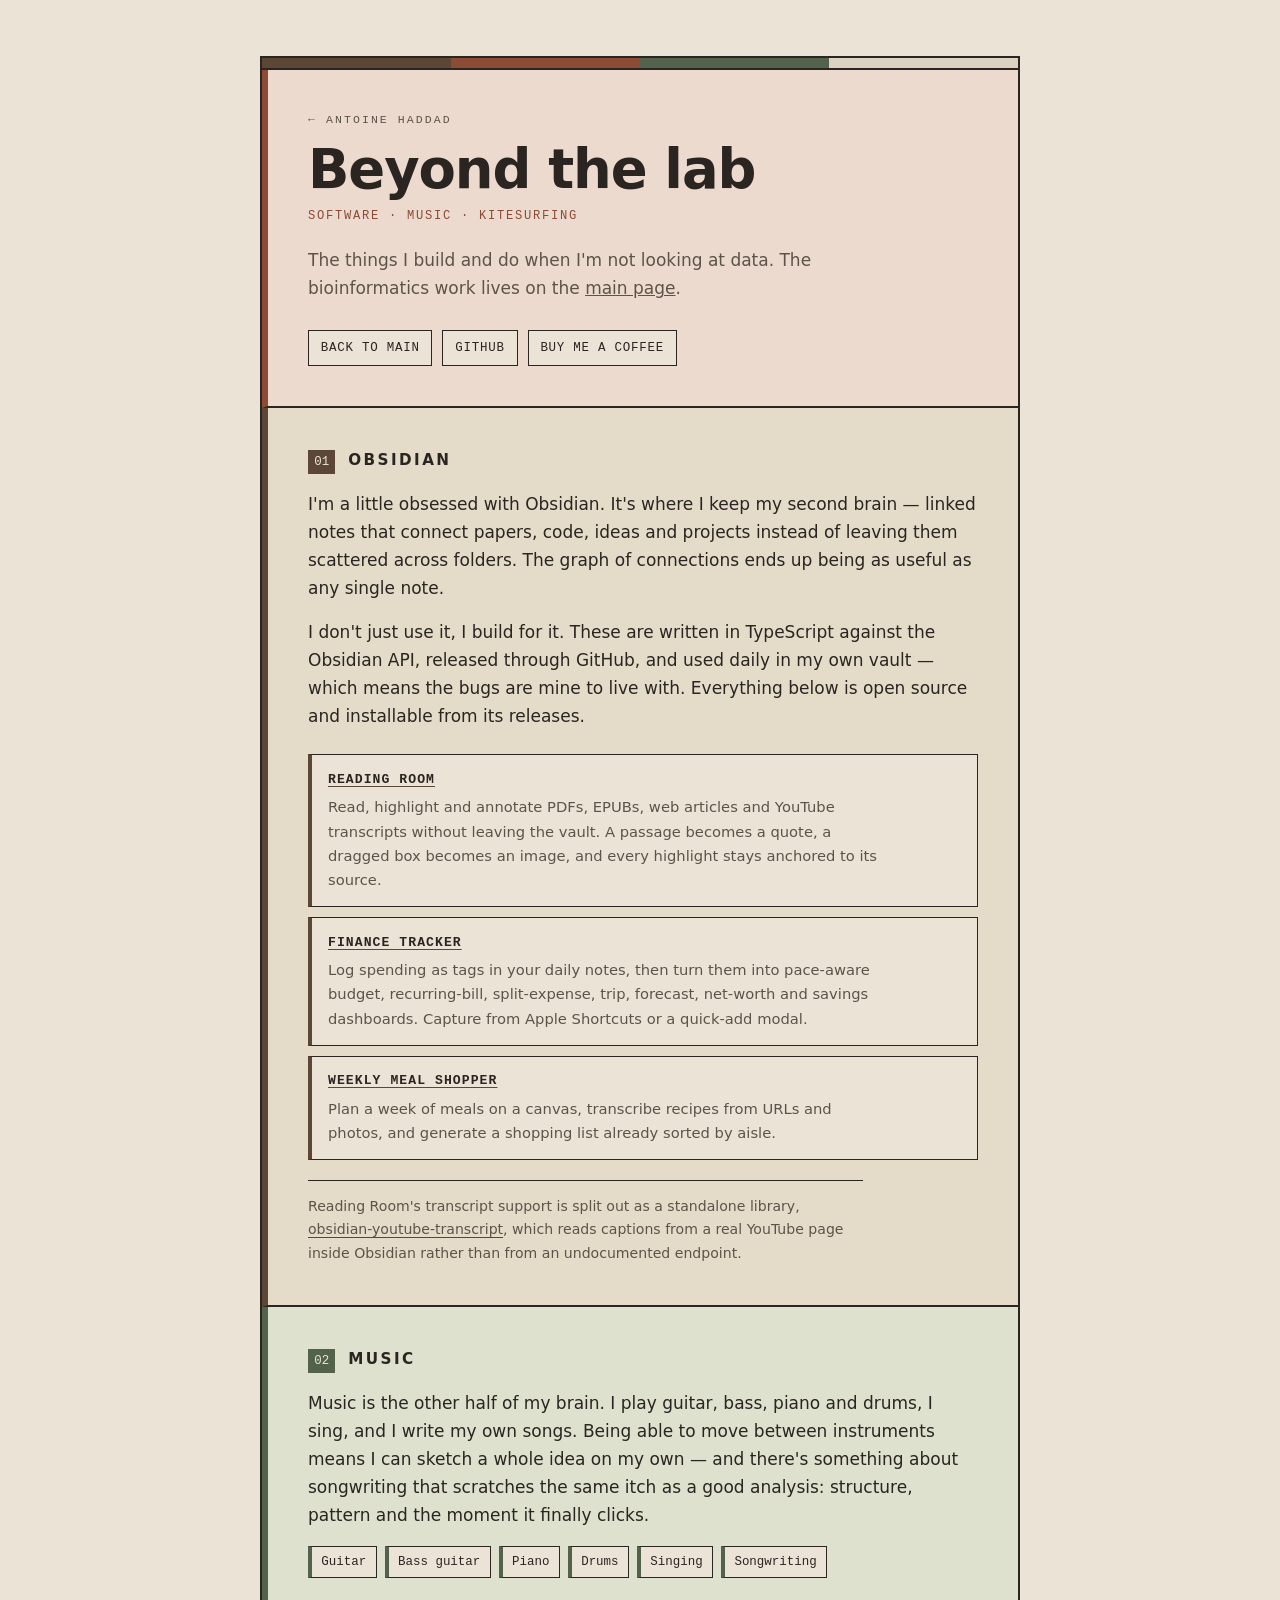
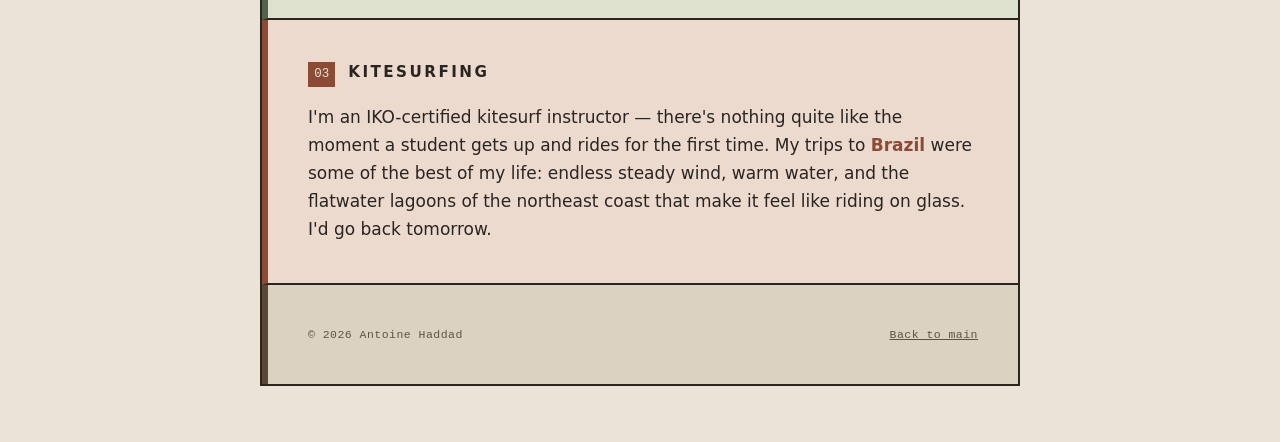
<file: beyond.html>
<!DOCTYPE html>
<html lang="en">
<head>
  <meta charset="UTF-8" />
  <meta name="viewport" content="width=device-width, initial-scale=1.0" />
  <title>Beyond the lab — Antoine Haddad</title>
  <meta name="description" content="Antoine Haddad's Obsidian plugins, music and kitesurfing." />
  <meta name="author" content="Antoine Haddad" />

  <meta property="og:title" content="Beyond the lab — Antoine Haddad" />
  <meta property="og:description" content="Obsidian plugins, music and kitesurfing." />
  <meta property="og:type" content="website" />
  <meta property="og:url" content="https://antoinejhaddad.com/beyond.html" />

  <link rel="icon" type="image/svg+xml" href="favicon.svg" />
  <link rel="stylesheet" href="styles.css" />
</head>
<body>
  <main class="frame">

    <div class="palette" aria-hidden="true">
      <span style="background:var(--brown)"></span>
      <span style="background:var(--rust)"></span>
      <span style="background:var(--green)"></span>
      <span style="background:var(--paper-2)"></span>
    </div>

    <!-- ===== HERO ===== -->
    <header class="hero">
      <div class="hero-grid">
        <div class="hero-text">
          <p class="eyebrow"><a href="index.html">← Antoine Haddad</a></p>
          <h1>Beyond&nbsp;the&nbsp;lab</h1>
          <p class="role">Software · Music · Kitesurfing</p>
          <p class="lede">
            The things I build and do when I'm not looking at data. The
            bioinformatics work lives on the <a href="index.html">main
            page</a>.
          </p>

          <nav class="chips" aria-label="Links">
            <a class="chip" href="index.html">Back to main</a>
            <a class="chip" href="https://github.com/arangutambo" target="_blank" rel="noopener">GitHub</a>
            <a class="chip" href="https://buymeacoffee.com/tonyhad" target="_blank" rel="noopener">Buy Me a Coffee</a>
          </nav>
        </div>
      </div>
    </header>

    <!-- ===== OBSIDIAN ===== -->
    <section class="section">
      <div class="section-head">
        <span class="index">01</span>
        <h2>Obsidian</h2>
      </div>
      <p>
        I'm a little obsessed with Obsidian. It's where I keep my second
        brain — linked notes that connect papers, code, ideas and projects
        instead of leaving them scattered across folders. The graph of
        connections ends up being as useful as any single note.
      </p>
      <p>
        I don't just use it, I build for it. These are written in TypeScript
        against the Obsidian API, released through GitHub, and used daily in my
        own vault — which means the bugs are mine to live with. Everything
        below is open source and installable from its releases.
      </p>

      <ul class="plugins" aria-label="Obsidian plugins I've built">
        <li class="plugin">
          <h3><a href="https://github.com/arangutambo/democratised-read-it-later" target="_blank" rel="noopener">Reading Room</a></h3>
          <p>
            Read, highlight and annotate PDFs, EPUBs, web articles and YouTube
            transcripts without leaving the vault. A passage becomes a quote, a
            dragged box becomes an image, and every highlight stays anchored to
            its source.
          </p>
        </li>
        <li class="plugin">
          <h3><a href="https://github.com/arangutambo/finance-tracker" target="_blank" rel="noopener">Finance Tracker</a></h3>
          <p>
            Log spending as tags in your daily notes, then turn them into
            pace-aware budget, recurring-bill, split-expense, trip, forecast,
            net-worth and savings dashboards. Capture from Apple Shortcuts or a
            quick-add modal.
          </p>
        </li>
        <li class="plugin">
          <h3><a href="https://github.com/arangutambo/weekly-meal-shopper" target="_blank" rel="noopener">Weekly Meal Shopper</a></h3>
          <p>
            Plan a week of meals on a canvas, transcribe recipes from URLs and
            photos, and generate a shopping list already sorted by aisle.
          </p>
        </li>
      </ul>

      <p class="aside">
        Reading Room's transcript support is split out as a standalone library,
        <a href="https://github.com/arangutambo/obsidian-youtube-transcript" target="_blank" rel="noopener">obsidian-youtube-transcript</a>,
        which reads captions from a real YouTube page inside Obsidian rather
        than from an undocumented endpoint.
      </p>
    </section>

    <!-- ===== MUSIC ===== -->
    <section class="section">
      <div class="section-head">
        <span class="index">02</span>
        <h2>Music</h2>
      </div>
      <p>
        Music is the other half of my brain. I play guitar, bass, piano and
        drums, I sing, and I write my own songs. Being able to move between
        instruments means I can sketch a whole idea on my own — and there's
        something about songwriting that scratches the same itch as a good
        analysis: structure, pattern and the moment it finally clicks.
      </p>

      <ul class="tags" aria-label="Instruments and music">
        <li>Guitar</li>
        <li>Bass guitar</li>
        <li>Piano</li>
        <li>Drums</li>
        <li>Singing</li>
        <li>Songwriting</li>
      </ul>
    </section>

    <!-- ===== KITESURFING ===== -->
    <section class="section">
      <div class="section-head">
        <span class="index">03</span>
        <h2>Kitesurfing</h2>
      </div>
      <p>
        I'm an IKO-certified kitesurf instructor — there's nothing quite like
        the moment a student gets up and rides for the first time. My trips to
        <strong>Brazil</strong> were some of the best of my life: endless
        steady wind, warm water, and the flatwater lagoons of the northeast
        coast that make it feel like riding on glass. I'd go back tomorrow.
      </p>
    </section>

    <footer class="foot">
      <span>© <span id="year">2026</span> Antoine Haddad</span>
      <span><a href="index.html">Back to main</a></span>
    </footer>

  </main>

  <script>
    document.getElementById('year').textContent = new Date().getFullYear();
  </script>
</body>
</html>
</file>
<file: styles.css>
/* =========================================================
   Antoine Haddad — palette drawn from a eucalyptus trunk:
   muddy browns, browny reds and muted forest greens
   Minimalist, squared edges, no rounded corners, no shadows.
   ========================================================= */

:root {
  --paper:    #EAE3D6;  /* pale bark / background      */
  --paper-2:  #DCD2C1;  /* second tone / fills         */
  --ink:      #2A2521;  /* warm near-black text & lines*/
  --muted:    #5C5448;  /* secondary text              */
  --brown:    #5C4736;  /* muddy brown                 */
  --rust:     #8C4B34;  /* browny red                  */
  --green:    #53624A;  /* muted forest green          */
  --border:   #2A2521;

  --mono: ui-monospace, SFMono-Regular, "SF Mono", Menlo, Consolas, "Liberation Mono", monospace;
  --sans: system-ui, -apple-system, "Segoe UI", Roboto, Helvetica, Arial, sans-serif;
}

* { box-sizing: border-box; }

html { -webkit-text-size-adjust: 100%; }

body {
  margin: 0;
  padding: clamp(16px, 5vw, 56px);
  background: var(--paper);
  color: var(--ink);
  font-family: var(--sans);
  font-size: 17px;
  line-height: 1.65;
  -webkit-font-smoothing: antialiased;
}

::selection { background: var(--rust); color: var(--paper); }

a { color: inherit; }

/* ---- outer frame ---- */
.frame {
  max-width: 760px;
  margin: 0 auto;
  border: 2px solid var(--border);
  background: var(--paper);
}

/* ---- palette strip ---- */
.palette {
  display: flex;
  height: 12px;
  border-bottom: 2px solid var(--border);
}
.palette span { flex: 1; }

/* ---- shared section padding ---- */
.hero,
.section,
.foot { padding: clamp(22px, 4vw, 40px); }

/* ---- hero ---- */
.hero {
  --accent: var(--rust);
  --tint: #ECDACF;
  background: var(--tint);
  border-bottom: 2px solid var(--border);
  border-left: 6px solid var(--accent);
}

/* ---- hero layout: text beside portrait ---- */
.hero-grid {
  display: flex;
  flex-wrap: wrap;
  gap: clamp(20px, 4vw, 36px);
  align-items: center;
}
.hero-text { flex: 1 1 20rem; min-width: 0; }

.portrait {
  display: block;
  width: clamp(140px, 22vw, 210px);
  aspect-ratio: 3 / 4;
  object-fit: cover;
  border: 2px solid var(--border);
  filter: grayscale(18%) contrast(1.02);
}

.eyebrow {
  margin: 0 0 0.75rem;
  font-family: var(--mono);
  font-size: 0.72rem;
  letter-spacing: 0.18em;
  text-transform: uppercase;
  color: var(--muted);
}
.eyebrow a { text-decoration: none; }
.eyebrow a:hover { color: var(--accent); }

.hero h1 {
  margin: 0;
  font-size: clamp(2.2rem, 7vw, 3.4rem);
  font-weight: 700;
  letter-spacing: -0.02em;
  line-height: 1.05;
}
.role {
  margin: 0.55rem 0 0;
  max-width: 46ch;
  font-family: var(--mono);
  font-size: 0.76rem;
  line-height: 1.6;
  letter-spacing: 0.14em;
  text-transform: uppercase;
  color: var(--accent);
}
.lede {
  margin: 1.25rem 0 1.75rem;
  max-width: 56ch;
  color: var(--muted);
}

/* ---- chips (contact / links) ---- */
.chips {
  display: flex;
  flex-wrap: wrap;
  gap: 10px;
}
.chip {
  display: inline-block;
  padding: 0.5em 0.95em;
  border: 1.5px solid var(--border);
  font-family: var(--mono);
  font-size: 0.78rem;
  letter-spacing: 0.06em;
  text-transform: uppercase;
  text-decoration: none;
  background: var(--paper);
  transition: background 120ms linear, color 120ms linear;
}
.chip:hover,
.chip:focus-visible {
  background: var(--accent, var(--ink));
  color: var(--paper);
  border-color: var(--accent, var(--ink));
  outline: none;
}

/* ---- sections ---- */
.section {
  border-bottom: 2px solid var(--border);
  border-left: 6px solid var(--accent);
  background: var(--tint);
}
/* each section carries one colour from the bark palette, top to bottom */
.section:nth-of-type(1) { --accent: var(--brown);  --tint: #E4DBC9; }
.section:nth-of-type(2) { --accent: var(--green);  --tint: #DEE1CE; }
.section:nth-of-type(3) { --accent: var(--rust);   --tint: #ECDACF; }
.section:nth-of-type(4) { --accent: var(--brown);  --tint: #E4DBC9; }
.section:nth-of-type(5) { --accent: var(--green);  --tint: #DEE1CE; }
.section:nth-of-type(6) { --accent: var(--rust);   --tint: #ECDACF; }

.section-head {
  display: flex;
  align-items: baseline;
  gap: 0.8rem;
  margin-bottom: 1rem;
}
.index {
  font-family: var(--mono);
  font-size: 0.78rem;
  color: var(--paper);
  background: var(--accent);
  padding: 0.15em 0.5em;
}
.section h2 {
  margin: 0;
  font-size: 0.95rem;
  font-weight: 700;
  letter-spacing: 0.16em;
  text-transform: uppercase;
}
.section p { margin: 0 0 1rem; max-width: 62ch; }
.section p:last-child { margin-bottom: 0; }

.section a { text-decoration: underline; text-decoration-color: var(--accent); text-underline-offset: 3px; }
.section a:hover { color: var(--accent); }

em { color: var(--accent); font-style: normal; border-bottom: 1px solid var(--accent); }
strong { color: var(--rust); }

/* ---- tag lists (skills / instruments) ---- */
.tags {
  list-style: none;
  display: flex;
  flex-wrap: wrap;
  gap: 8px;
  margin: 0;
  padding: 0;
}
.tags li {
  padding: 0.4em 0.75em;
  border: 1.5px solid var(--border);
  border-left: 4px solid var(--accent);
  font-family: var(--mono);
  font-size: 0.78rem;
  background: var(--paper);
  transition: background 120ms linear, color 120ms linear;
}
.tags li:hover { background: var(--accent); color: var(--paper); }

/* ---- plugin list ---- */
.plugins {
  list-style: none;
  margin: 1.5rem 0 1.25rem;
  padding: 0;
  display: grid;
  gap: 10px;
}
.plugin,
.project {
  padding: 0.85rem 1rem;
  border: 1.5px solid var(--border);
  border-left: 4px solid var(--accent);
  background: var(--paper);
  transition: background 120ms linear;
}
.plugin:hover { background: var(--paper-2); }
.project { margin-top: 1.5rem; }
.plugin h3,
.project h3 {
  margin: 0 0 0.3rem;
  font-family: var(--mono);
  font-size: 0.82rem;
  font-weight: 700;
  letter-spacing: 0.08em;
  text-transform: uppercase;
}
.section .plugin p,
.section .project p {
  margin: 0;
  font-size: 0.92rem;
  color: var(--muted);
  max-width: 60ch;
}
.section .project p + p { margin-top: 0.7rem; }
.section .project .project-meta {
  margin-bottom: 0.7rem;
  font-family: var(--mono);
  font-size: 0.7rem;
  letter-spacing: 0.1em;
  text-transform: uppercase;
  color: var(--accent);
}

/* ---- trailing aside ---- */
.aside {
  font-size: 0.88rem;
  color: var(--muted);
  border-top: 1.5px solid var(--border);
  padding-top: 0.9rem;
}

/* ---- timeline (education / experience) ---- */
.timeline { margin-top: 1.4rem; }
.timeline .tl-entry {
  padding: 0 0 0 1rem;
  border-left: 4px solid var(--accent);
  margin-bottom: 1.4rem;
}
.timeline .tl-entry:last-child { margin-bottom: 0; }
.timeline .tl-entry h3 {
  margin: 0 0 0.2rem;
  font-size: 1rem;
  font-weight: 700;
  letter-spacing: -0.005em;
}
.section .timeline .tl-entry .role-meta {
  margin: 0 0 0.5rem;
  font-family: var(--mono);
  font-size: 0.7rem;
  letter-spacing: 0.1em;
  text-transform: uppercase;
  color: var(--accent);
}
.section .timeline .tl-entry p {
  margin: 0 0 0.5rem;
  font-size: 0.92rem;
  color: var(--muted);
  max-width: 60ch;
}
.section .timeline .tl-entry p:last-child { margin-bottom: 0; }

/* ---- key/value rows ---- */
.rows { margin-top: 1.5rem; border-top: 1.5px solid var(--border); }
.row {
  display: flex;
  gap: 1rem;
  padding: 0.7rem 0;
  border-bottom: 1.5px solid var(--border);
}
.row-label {
  flex: 0 0 7.5rem;
  font-family: var(--mono);
  font-size: 0.72rem;
  letter-spacing: 0.1em;
  text-transform: uppercase;
  color: var(--accent);
  padding-top: 0.15rem;
}
.row-body { color: var(--muted); }

/* ---- contact email ---- */
.email {
  font-family: var(--mono);
  font-size: clamp(1rem, 3vw, 1.3rem);
}
.email a { text-decoration-color: var(--rust); }

/* ---- footer ---- */
.foot {
  --accent: var(--brown);
  display: flex;
  flex-wrap: wrap;
  justify-content: space-between;
  gap: 0.5rem;
  font-family: var(--mono);
  font-size: 0.72rem;
  letter-spacing: 0.04em;
  color: var(--muted);
  background: var(--paper-2);
  border-left: 6px solid var(--accent);
}

/* ---- responsive ---- */
@media (max-width: 620px) {
  .portrait { width: clamp(120px, 40vw, 170px); }
}

@media (max-width: 480px) {
  .row { flex-direction: column; gap: 0.15rem; }
  .row-label { flex-basis: auto; }
  .foot { flex-direction: column; }
}
</file>
